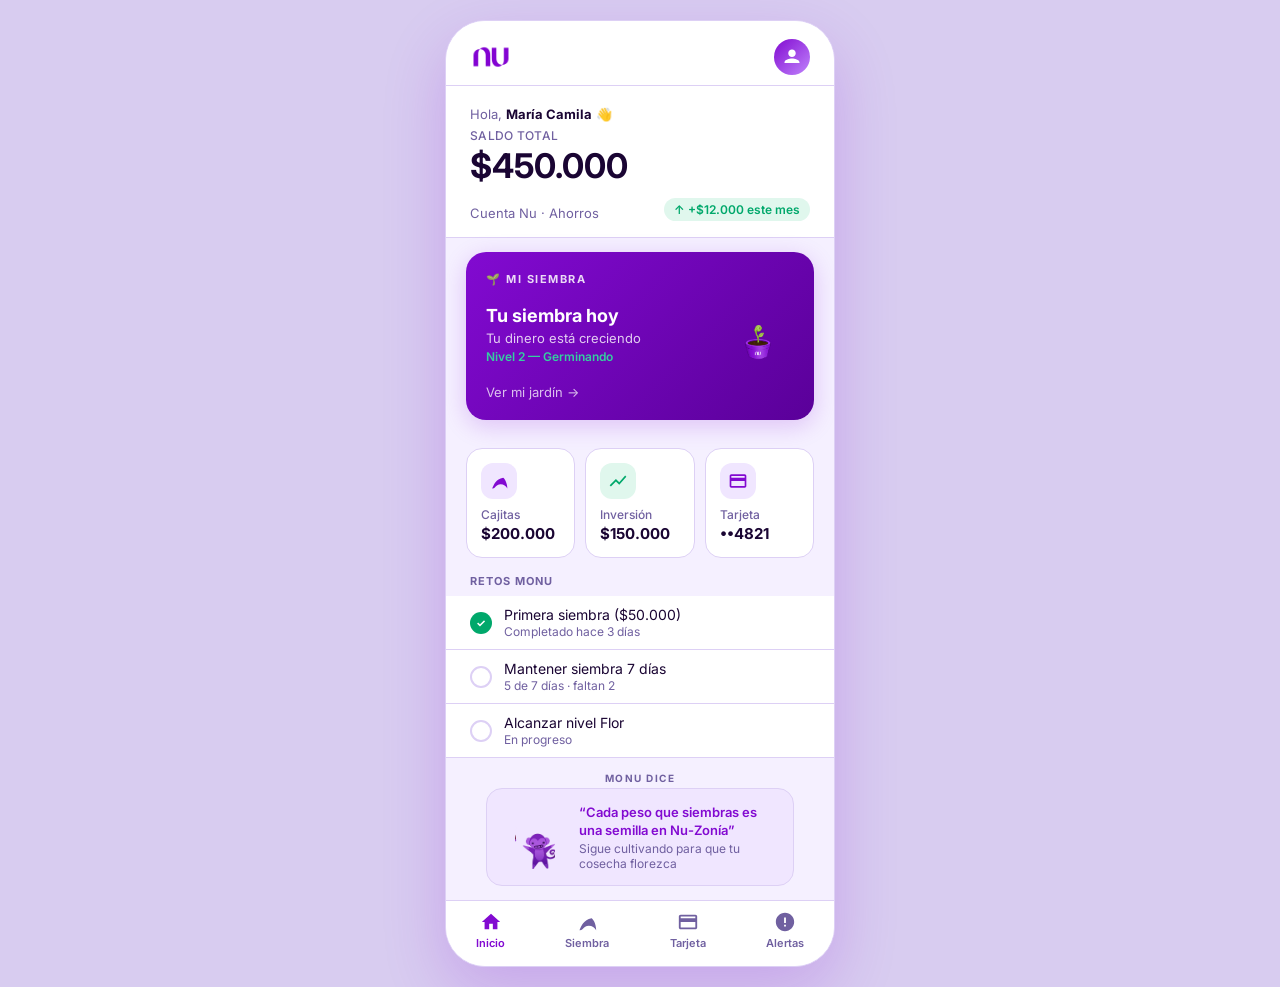
<file: index.html>
<!DOCTYPE html>
<html lang="es">
<head>
<meta charset="UTF-8">
<meta name="viewport" content="width=device-width,initial-scale=1.0,maximum-scale=1.0">
<title>Mi Siembra – Nu</title>
<link rel="stylesheet" href="style.css">
</head>
<body>
<div class="phone">

  <div class="header">
    <img class="nu-logo-img" src="logo_nu.png" alt="Nu">
    <div class="avatar">
      <svg width="18" height="18" viewBox="0 0 24 24" fill="white"><path d="M12 12c2.7 0 5-2.3 5-5s-2.3-5-5-5-5 2.3-5 5 2.3 5 5 5zm0 2c-3.3 0-10 1.7-10 5v1h20v-1c0-3.3-6.7-5-10-5z"/></svg>
    </div>
  </div>

  <!-- SCREEN 1: HOME -->
  <div class="screen active" id="s-home">
    <div class="balance-section">
      <div style="display:flex;align-items:center;gap:8px;margin-bottom:6px;">
        <span style="font-size:13px;color:var(--text2);">Hola, <strong style="color:var(--text1);">María Camila</strong> 👋</span>
      </div>
      <div class="balance-label">SALDO TOTAL</div>
      <div class="balance-amount">$450.000</div>
      <div class="balance-row">
        <span style="font-size:13px;color:var(--text2);">Cuenta Nu · Ahorros</span>
        <span class="balance-pill">↑ +$12.000 este mes</span>
      </div>
    </div>

    <div class="siembra-card" onclick="goTo('s-siembra')">
      <div class="card-tag">🌱 Mi Siembra</div>
      <div class="card-row">
        <div>
          <div class="card-title">Tu siembra hoy</div>
          <div class="card-sub">Tu dinero está creciendo</div>
          <div class="card-level" id="home-level">Nivel 2 — Germinando</div>
        </div>
        <img class="mini-flower-img" id="mini-flower" src="flores/germinando.png" alt="flor">
      </div>
      <div class="card-cta">Ver mi jardín <span>→</span></div>
    </div>

    <div class="quick-row">
      <div class="quick-card" onclick="goTo('s-sembrar')">
        <div class="quick-icon purple">
          <svg width="20" height="20" viewBox="0 0 24 24" fill="#820AD1"><path d="M17 8C8 10 5.9 16.17 3.82 21c1.15.17 2.36-.24 3.18-1.18 1.68-2 4-3.82 7-3.82 3.53 0 6.5 2.06 8 5 .05-7.53-4.17-13-5-13z"/></svg>
        </div>
        <div class="quick-label">Cajitas</div>
        <div class="quick-val">$200.000</div>
      </div>
      <div class="quick-card" onclick="goTo('s-sembrar')">
        <div class="quick-icon green">
          <svg width="20" height="20" viewBox="0 0 24 24" fill="#00A86B"><path d="M3.5 18.5l6-6 4 4L22 6.92 20.59 5.5l-7.09 8-4-4L2 17l1.5 1.5z"/></svg>
        </div>
        <div class="quick-label">Inversión</div>
        <div class="quick-val">$150.000</div>
      </div>
      <div class="quick-card" onclick="goTo('s-tarjeta')">
        <div class="quick-icon purple">
          <svg width="20" height="20" viewBox="0 0 24 24" fill="#820AD1"><path d="M20 4H4c-1.11 0-2 .89-2 2v12c0 1.11.89 2 2 2h16c1.11 0 2-.89 2-2V6c0-1.11-.89-2-2-2zm0 14H4v-6h16v6zm0-10H4V6h16v2z"/></svg>
        </div>
        <div class="quick-label">Tarjeta</div>
        <div class="quick-val">••4821</div>
      </div>
    </div>

    <div class="section-label">Retos Monu</div>
    <div class="reto-item">
      <div class="reto-check done">✓</div>
      <div>
        <div class="reto-text">Primera siembra ($50.000)</div>
        <div class="reto-sub">Completado hace 3 días</div>
      </div>
    </div>
    <div class="reto-item">
      <div class="reto-check pending"></div>
      <div>
        <div class="reto-text">Mantener siembra 7 días</div>
        <div class="reto-sub">5 de 7 días ·  faltan 2</div>
      </div>
    </div>
    <div class="reto-item">
      <div class="reto-check pending"></div>
      <div>
        <div class="reto-text">Alcanzar nivel Flor</div>
        <div class="reto-sub">En progreso</div>
      </div>
    </div>
    <!-- Monu tip Home -->
    <div style="padding:14px 20px 0">
      <div class="nuzonia-tag">Monu dice</div>
      <div class="monu-tip">
        <img class="monu-tip-img" src="assets/monu_cultivador.png" alt="Monu">
        <div>
          <div class="monu-tip-text">“Cada peso que siembras es una semilla en Nu-Zonía”</div>
          <div class="monu-tip-sub">Sigue cultivando para que tu cosecha florezca</div>
        </div>
      </div>
    </div>
  </div>

  <!-- SCREEN 2: MI SIEMBRA -->
  <div class="screen" id="s-siembra">
    <button class="back-btn" onclick="goTo('s-home')">
      <svg width="18" height="18" viewBox="0 0 24 24" fill="currentColor"><path d="M20 11H7.83l5.59-5.59L12 4l-8 8 8 8 1.41-1.41L7.83 13H20v-2z"/></svg>
      Mi Siembra
    </button>
    <div class="flower-center">
      <img class="flower-img" id="flower-main" src="flores/germinando.png" alt="flor">
      <div class="flower-level" id="flower-level-label">Nivel 2 — Germinando</div>
      <div class="flower-msg" id="flower-msg">Tu dinero empezó a crecer</div>
    </div>
    <div class="progress-wrap">
      <div class="progress-label">
        <span>Progreso</span>
        <span id="progress-pct">40% → Próximo: Planta</span>
      </div>
      <div class="progress-bar"><div class="progress-fill" id="progress-fill" style="width:40%"></div></div>
    </div>
    <div class="tabs-row">
      <div class="tab" onclick="setFlower(0)">Semilla</div>
      <div class="tab active" onclick="setFlower(1)">Germina</div>
      <div class="tab" onclick="setFlower(2)">Planta</div>
      <div class="tab" onclick="setFlower(3)">Flor</div>
      <div class="tab" onclick="setFlower(4)">Marchita</div>
    </div>
    <div class="siembra-actions">
      <button class="btn-primary" id="btn-sembrar" onclick="goTo('s-sembrar')">+ Sembrar dinero</button>
      <button class="btn-secondary" onclick="showLogro()">Ver logros</button>
    </div>
    <div class="section-label">Retos Monu</div>
    <div class="reto-item">
      <div class="reto-check done">✓</div>
      <div><div class="reto-text">Primera siembra ($50.000)</div></div>
    </div>
    <div class="reto-item">
      <div class="reto-check pending"></div>
      <div><div class="reto-text">Mantener siembra 7 días</div><div class="reto-sub">5/7 días</div></div>
    </div>
    <!-- Flor dinero badge -->
    <div class="narrative-badge">
      <img class="narrative-badge-img" src="assets/flor_dinero.png" alt="flor">
      <div class="narrative-badge-text">“Tu cosecha crece cada día que eliges ser Cultivador. ¡Protégela!”</div>
    </div>
    <!-- Monu tip Siembra -->
    <div class="monu-tip" style="margin-top:4px">
      <img class="monu-tip-img" src="assets/monu_cultivador.png" alt="Monu">
      <div>
        <div class="monu-tip-text">Tip de Monu</div>
        <div class="monu-tip-sub">Sembrar más de $50.000 activa el reto especial de Nu-Zonía</div>
      </div>
    </div>
  </div>

  <!-- SCREEN 3: SEMBRAR -->
  <div class="screen" id="s-sembrar">
    <button class="back-btn" onclick="goTo('s-siembra')">
      <svg width="18" height="18" viewBox="0 0 24 24" fill="currentColor"><path d="M20 11H7.83l5.59-5.59L12 4l-8 8 8 8 1.41-1.41L7.83 13H20v-2z"/></svg>
      Sembrar dinero
    </button>
    <div class="screen-title">¿Cuánto quieres sembrar?</div>
    <div class="input-group">
      <div class="input-label">Monto</div>
      <input class="monto-input" type="number" placeholder="$0" id="monto-input" oninput="updatePreview()">
    </div>
    <div class="input-group"><div class="input-label">Destino</div></div>
    <div class="destino-opts">
      <div class="destino-opt selected" onclick="selectDest(this)">
        <div class="opt-radio on"></div> Cajita "Viaje"
      </div>
      <div class="destino-opt" onclick="selectDest(this)">
        <div class="opt-radio"></div> Inversión guiada
      </div>
    </div>
    <div class="preview-box" id="preview-box">Tu flor crecerá al siguiente nivel 🌱</div>
    <div class="btn-full">
      <button class="btn-primary" style="width:100%" onclick="sembrar()">Sembrar ahora</button>
    </div>
  </div>

  <!-- SCREEN 4: FEEDBACK -->
  <div class="screen" id="s-feedback">
    <div class="feedback-screen">
      <div class="particles" id="particles"></div>
      <img class="feedback-img" id="feedback-img" src="flores/planta.png" alt="creció">
      <div class="feedback-title">¡Tu siembra creció!</div>
      <div class="feedback-sub" id="feedback-sub">Estás más cerca de tu primera flor</div>
      <!-- Monu celebra -->
      <img src="assets/monu_cultivador.png" alt="Monu feliz" style="width:90px;height:90px;object-fit:contain;margin-bottom:12px;">
      <button class="btn-primary" onclick="goTo('s-siembra')">Ver mi jardín</button>
    </div>
  </div>

  <!-- SCREEN 5: TARJETA -->
  <div class="screen" id="s-tarjeta">
    <div style="padding:12px 24px 4px;font-size:20px;font-weight:700;color:var(--text1);">Mi Tarjeta</div>
    <div class="card-screen-x" style="display:none"></div>
    <div class="card-screen">
      <div class="card-flip-wrap">
        <div class="card-hint">Toca la tarjeta para voltearla</div>
        <div class="card-flip-container" id="card-flip" onclick="this.classList.toggle('flipped')">
          <div class="card-flipper">
            <div class="card-face">
              <img src="card_front.png" alt="Frente tarjeta">
            </div>
            <div class="card-back-face">
              <img src="card_back.png" alt="Dorso tarjeta">
            </div>
          </div>
        </div>
      </div>
      <div class="card-info-area">
        <div class="card-info-box">
          <div class="card-info-row">
            <span class="card-info-label">Titular</span>
            <span class="card-info-val">María Camila R.</span>
          </div>
          <div class="card-info-row">
            <span class="card-info-label">Número</span>
            <span class="card-info-val">•••• •••• •••• 4821</span>
          </div>
          <div class="card-info-row">
            <span class="card-info-label">Vence</span>
            <span class="card-info-val">09/28</span>
          </div>
          <div class="card-info-row">
            <span class="card-info-label">Límite disponible</span>
            <span class="card-info-val" style="color:var(--green);">$1.200.000</span>
          </div>
          <div class="card-limit-bar">
            <div class="progress-label"><span>Usado</span><span>$300k de $1.500k</span></div>
            <div class="progress-bar"><div class="progress-fill" style="width:20%"></div></div>
          </div>
        </div>
        <div class="card-actions-grid">
          <div class="card-action">
            <svg width="22" height="22" viewBox="0 0 24 24" fill="#820AD1"><path d="M12 1L3 5v6c0 5.55 3.84 10.74 9 12 5.16-1.26 9-6.45 9-12V5l-9-4zm0 4l5 2.18V11c0 3.5-2.33 6.79-5 7.93-2.67-1.14-5-4.43-5-7.93V7.18L12 5z"/></svg>
            Bloquear
          </div>
          <div class="card-action">
            <svg width="22" height="22" viewBox="0 0 24 24" fill="#820AD1"><path d="M18 8h-1V6c0-2.76-2.24-5-5-5S7 3.24 7 6v2H6c-1.1 0-2 .9-2 2v10c0 1.1.9 2 2 2h12c1.1 0 2-.9 2-2V10c0-1.1-.9-2-2-2zm-6 9c-1.1 0-2-.9-2-2s.9-2 2-2 2 .9 2 2-.9 2-2 2zm3.1-9H8.9V6c0-1.71 1.39-3.1 3.1-3.1 1.71 0 3.1 1.39 3.1 3.1v2z"/></svg>
            Ver CVV
          </div>
          <div class="card-action">
            <svg width="22" height="22" viewBox="0 0 24 24" fill="#820AD1"><path d="M17 12h-5v5h5v-5zM16 1v2H8V1H6v2H5c-1.11 0-1.99.9-1.99 2L3 19c0 1.1.89 2 2 2h14c1.1 0 2-.9 2-2V5c0-1.1-.9-2-2-2h-1V1h-2zm3 18H5V8h14v11z"/></svg>
            Cuotas
          </div>
          <div class="card-action" onclick="goTo('s-sembrar')">
            <svg width="22" height="22" viewBox="0 0 24 24" fill="#00A86B"><path d="M17 8C8 10 5.9 16.17 3.82 21c1.15.17 2.36-.24 3.18-1.18 1.68-2 4-3.82 7-3.82 3.53 0 6.5 2.06 8 5 .05-7.53-4.17-13-5-13z"/></svg>
            Sembrar
          </div>
        </div>
      </div>
    </div>
  </div>

  <!-- SCREEN 6: INACTIVIDAD -->
  <div class="screen" id="s-inactiva">
    <button class="back-btn" onclick="goTo('s-home')">
      <svg width="18" height="18" viewBox="0 0 24 24" fill="currentColor"><path d="M20 11H7.83l5.59-5.59L12 4l-8 8 8 8 1.41-1.41L7.83 13H20v-2z"/></svg>
      Mi Siembra
    </button>
    <div class="inactivity-screen">
      <!-- Consumidor aparece -->
      <div class="consumidor-warn">
        <img class="consumidor-img" src="assets/monu_consumidor.png" alt="Consumidor">
        <div class="consumidor-label">⚠️ El Consumidor está cerca</div>
      </div>
      <img class="warn-img" src="flores/marchita.png" alt="marchita" style="width:130px;height:130px;margin-top:8px;">
      <div class="warn-title">Tu dinero está quieto…</div>
      <div class="warn-sub">El Consumidor acecha cuando no actúas.<br>Mueve tu dinero para proteger tu cosecha.</div>
      <button class="btn-primary" onclick="goTo('s-sembrar')">Sembrar ahora</button>
    </div>
  </div>

  <!-- LOGRO MODAL -->
  <div class="modal-overlay" id="modal-logro">
    <div class="modal-box">
      <div class="nuzonia-tag">Nu-Zonía · Logro desbloqueado</div>
      <img class="logro-cosecha" src="assets/cosecha.png" alt="cosecha">
      <img class="modal-badge" src="flores/flor.png" alt="logro" style="width:70px;height:70px;">
      <div class="modal-title">¡Primera Flor Desbloqueada!</div>
      <div class="modal-sub">Convertiste el miedo en acción. Tu cosecha en Nu-Zonía está floreciendo 🌸</div>
      <div class="modal-actions">
        <button class="btn-secondary" style="flex:1;padding:12px;font-size:14px;" onclick="openShare('\u00a1Primera Flor Desbloqueada!','Convertiste el miedo en acci\u00f3n en Nu-Zon\u00eda')">Compartir</button>
        <button class="btn-primary" style="flex:1;padding:12px;font-size:14px;" onclick="closeLogro()">Seguir</button>
      </div>
    </div>
  </div>

  <!-- SHARE OVERLAY -->
  <div class="share-overlay" id="share-overlay" onclick="closeShare(event)">
    <div class="share-sheet" onclick="event.stopPropagation()">
      <div class="share-handle"></div>
      <div class="share-card-preview">
        <img class="share-card-monu" src="assets/monu_cultivador.png" alt="Monu">
        <div class="share-card-text">
          <div class="share-card-title" id="share-title">¡Primera Flor Desbloqueada!</div>
          <div class="share-card-sub" id="share-sub">Convertiste el miedo en acción en Nu-Zonía</div>
          <div class="share-card-tag">Nu-Zonía · Cultivador</div>
        </div>
      </div>
      <div class="share-options">
        <div class="share-opt">
          <svg width="20" height="20" viewBox="0 0 24 24" fill="#25D366"><path d="M17.472 14.382c-.297-.149-1.758-.867-2.03-.967-.273-.099-.471-.148-.67.15-.197.297-.767.966-.94 1.164-.173.199-.347.223-.644.075-.297-.15-1.255-.463-2.39-1.475-.883-.788-1.48-1.761-1.653-2.059-.173-.297-.018-.458.13-.606.134-.133.298-.347.446-.52.149-.174.198-.298.298-.497.099-.198.05-.371-.025-.52-.075-.149-.669-1.612-.916-2.207-.242-.579-.487-.5-.669-.51-.173-.008-.371-.01-.57-.01-.198 0-.52.074-.792.372-.272.297-1.04 1.016-1.04 2.479 0 1.462 1.065 2.875 1.213 3.074.149.198 2.096 3.2 5.077 4.487.709.306 1.262.489 1.694.625.712.227 1.36.195 1.871.118.571-.085 1.758-.719 2.006-1.413.248-.694.248-1.289.173-1.413-.074-.124-.272-.198-.57-.347z"/><path d="M12 0C5.373 0 0 5.373 0 12c0 2.123.555 4.116 1.528 5.843L0 24l6.335-1.652A11.954 11.954 0 0012 24c6.627 0 12-5.373 12-12S18.627 0 12 0zm0 22c-1.885 0-3.65-.51-5.17-1.401l-.371-.22-3.762.981.998-3.662-.242-.378A9.956 9.956 0 012 12C2 6.477 6.477 2 12 2s10 4.477 10 10-4.477 10-10 10z"/></svg>
          WhatsApp
        </div>
        <div class="share-opt">
          <svg width="20" height="20" viewBox="0 0 24 24" fill="#E4405F"><path d="M12 2.163c3.204 0 3.584.012 4.85.07 3.252.148 4.771 1.691 4.919 4.919.058 1.265.069 1.645.069 4.849 0 3.205-.012 3.584-.069 4.849-.149 3.225-1.664 4.771-4.919 4.919-1.266.058-1.644.07-4.85.07-3.204 0-3.584-.012-4.849-.07-3.26-.149-4.771-1.699-4.919-4.92-.058-1.265-.07-1.644-.07-4.849 0-3.204.013-3.583.07-4.849.149-3.227 1.664-4.771 4.919-4.919 1.266-.057 1.645-.069 4.849-.069zm0-2.163c-3.259 0-3.667.014-4.947.072-4.358.2-6.78 2.618-6.98 6.98-.059 1.281-.073 1.689-.073 4.948 0 3.259.014 3.668.072 4.948.2 4.358 2.618 6.78 6.98 6.98 1.281.058 1.689.072 4.948.072 3.259 0 3.668-.014 4.948-.072 4.354-.2 6.782-2.618 6.979-6.98.059-1.28.073-1.689.073-4.948 0-3.259-.014-3.667-.072-4.947-.196-4.354-2.617-6.78-6.979-6.98-1.281-.059-1.69-.073-4.949-.073zm0 5.838c-3.403 0-6.162 2.759-6.162 6.162s2.759 6.163 6.162 6.163 6.162-2.759 6.162-6.163c0-3.403-2.759-6.162-6.162-6.162zm0 10.162c-2.209 0-4-1.79-4-4 0-2.209 1.791-4 4-4s4 1.791 4 4c0 2.21-1.791 4-4 4zm6.406-11.845c-.796 0-1.441.645-1.441 1.44s.645 1.44 1.441 1.44c.795 0 1.439-.645 1.439-1.44s-.644-1.44-1.439-1.44z"/></svg>
          Instagram
        </div>
        <div class="share-opt">
          <svg width="20" height="20" viewBox="0 0 24 24" fill="#820AD1"><path d="M18 16.08c-.76 0-1.44.3-1.96.77L8.91 12.7c.05-.23.09-.46.09-.7s-.04-.47-.09-.7l7.05-4.11c.54.5 1.25.81 2.04.81 1.66 0 3-1.34 3-3s-1.34-3-3-3-3 1.34-3 3c0 .24.04.47.09.7L8.04 9.81C7.5 9.31 6.79 9 6 9c-1.66 0-3 1.34-3 3s1.34 3 3 3c.79 0 1.5-.31 2.04-.81l7.12 4.16c-.05.21-.08.43-.08.65 0 1.61 1.31 2.92 2.92 2.92 1.61 0 2.92-1.31 2.92-2.92s-1.31-2.92-2.92-2.92z"/></svg>
          Compartir
        </div>
      </div>
      <button class="btn-secondary" style="width:100%;padding:13px;" onclick="closeShare()">Cerrar</button>
    </div>
  </div>

  <!-- NAV BAR -->
  <div class="nav-bar">
    <div class="nav-item active" id="nav-home" onclick="goTo('s-home');setNav('nav-home')">
      <svg viewBox="0 0 24 24" fill="currentColor"><path d="M10 20v-6h4v6h5v-8h3L12 3 2 12h3v8z"/></svg>
      Inicio
    </div>
    <div class="nav-item" id="nav-siembra" onclick="goTo('s-siembra');setNav('nav-siembra')">
      <svg viewBox="0 0 24 24" fill="currentColor"><path d="M17 8C8 10 5.9 16.17 3.82 21c1.15.17 2.36-.24 3.18-1.18 1.68-2 4-3.82 7-3.82 3.53 0 6.5 2.06 8 5 .05-7.53-4.17-13-5-13z"/></svg>
      Siembra
    </div>
    <div class="nav-item" id="nav-card" onclick="goTo('s-tarjeta');setNav('nav-card')">
      <svg viewBox="0 0 24 24" fill="currentColor"><path d="M20 4H4c-1.11 0-2 .89-2 2v12c0 1.11.89 2 2 2h16c1.11 0 2-.89 2-2V6c0-1.11-.89-2-2-2zm0 14H4v-6h16v6zm0-10H4V6h16v2z"/></svg>
      Tarjeta
    </div>
    <div class="nav-item" id="nav-warn" onclick="goTo('s-inactiva');setNav('nav-warn')">
      <svg viewBox="0 0 24 24" fill="currentColor"><path d="M12 2C6.48 2 2 6.48 2 12s4.48 10 10 10 10-4.48 10-10S17.52 2 12 2zm1 15h-2v-2h2v2zm0-4h-2V7h2v6z"/></svg>
      Alertas
    </div>
  </div>

</div>
<script src="app.js"></script>
</body>
</html>
</file>
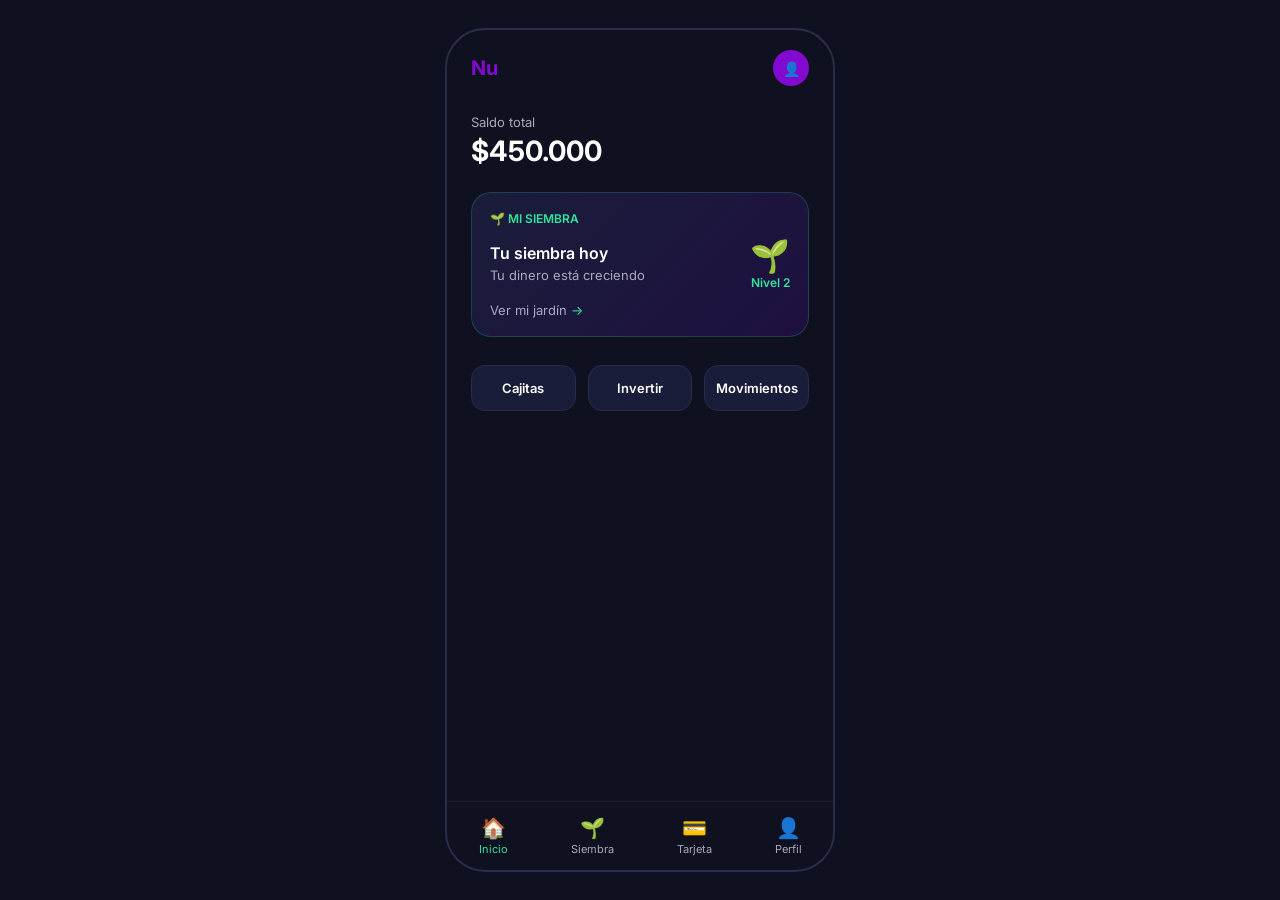
<file: prototipo_flor.html>
<!DOCTYPE html>
<html lang="es">

<head>
  <meta charset="UTF-8">
  <meta name="viewport" content="width=device-width, initial-scale=1.0, maximum-scale=1.0">
  <title>Mi Siembra – Nu Prototype</title>
  <link href="https://fonts.googleapis.com/css2?family=Inter:wght@400;600;700&display=swap" rel="stylesheet">
  <style>
    * {
      margin: 0;
      padding: 0;
      box-sizing: border-box;
    }

    body {
      background: #0F1020;
      font-family: 'Inter', sans-serif;
      color: #fff;
      display: flex;
      justify-content: center;
      align-items: center;
      min-height: 100vh;
    }

    /* Phone frame */
    .phone {
      width: 390px;
      min-height: 844px;
      background: #0F1020;
      border-radius: 40px;
      border: 2px solid #2a2d4a;
      overflow: hidden;
      position: relative;
      display: flex;
      flex-direction: column;
    }

    /* Header */
    .header {
      display: flex;
      justify-content: space-between;
      align-items: center;
      padding: 20px 24px 12px;
    }

    .header-logo {
      font-size: 20px;
      font-weight: 700;
      color: #820AD1;
    }

    .header-avatar {
      width: 36px;
      height: 36px;
      background: #820AD1;
      border-radius: 50%;
      display: flex;
      align-items: center;
      justify-content: center;
      font-size: 14px;
    }

    /* Screen container */
    .screen {
      display: none;
      flex: 1;
      flex-direction: column;
      animation: fadeIn 0.3s ease;
    }

    .screen.active {
      display: flex;
    }

    @keyframes fadeIn {
      from {
        opacity: 0;
        transform: translateY(8px);
      }

      to {
        opacity: 1;
        transform: translateY(0);
      }
    }

    /* Back button */
    .back-btn {
      background: none;
      border: none;
      color: #A7A9BE;
      font-size: 16px;
      cursor: pointer;
      padding: 0 24px 8px;
      text-align: left;
    }

    .back-btn:hover {
      color: #fff;
    }

    /* ── SCREEN 1: HOME ── */
    .balance-section {
      padding: 16px 24px;
    }

    .balance-label {
      font-size: 13px;
      color: #A7A9BE;
    }

    .balance-amount {
      font-size: 28px;
      font-weight: 700;
      margin-top: 4px;
    }

    .siembra-card {
      margin: 8px 24px;
      background: linear-gradient(135deg, #1a1d3a, #1e1040);
      border: 1px solid #2EE59D33;
      border-radius: 20px;
      padding: 18px;
      cursor: pointer;
      transition: transform 0.2s, box-shadow 0.2s;
    }

    .siembra-card:hover {
      transform: translateY(-2px);
      box-shadow: 0 8px 24px #2EE59D22;
    }

    .card-row {
      display: flex;
      justify-content: space-between;
      align-items: center;
    }

    .card-tag {
      font-size: 12px;
      color: #2EE59D;
      font-weight: 600;
      margin-bottom: 10px;
    }

    .card-title {
      font-size: 16px;
      font-weight: 600;
    }

    .card-sub {
      font-size: 13px;
      color: #A7A9BE;
      margin-top: 4px;
    }

    .card-level {
      font-size: 12px;
      color: #2EE59D;
      font-weight: 600;
    }

    .card-cta {
      font-size: 13px;
      color: #A7A9BE;
      margin-top: 12px;
    }

    .card-cta span {
      color: #2EE59D;
    }

    .mini-flower {
      font-size: 32px;
    }

    .actions-row {
      display: flex;
      gap: 12px;
      padding: 20px 24px 0;
    }

    .action-btn {
      flex: 1;
      padding: 14px 0;
      background: #1a1d3a;
      border: 1px solid #2a2d4a;
      border-radius: 14px;
      color: #fff;
      font-size: 13px;
      font-weight: 600;
      cursor: pointer;
      text-align: center;
      transition: background 0.2s;
    }

    .action-btn:hover {
      background: #820AD122;
      border-color: #820AD1;
    }

    /* ── SCREEN 2: MI SIEMBRA ── */
    .siembra-title {
      padding: 0 24px 16px;
      font-size: 20px;
      font-weight: 700;
    }

    .flower-center {
      display: flex;
      flex-direction: column;
      align-items: center;
      padding: 16px 24px;
    }

    .flower-big {
      font-size: 90px;
      filter: drop-shadow(0 0 20px #2EE59D88);
      animation: pulse 3s ease-in-out infinite;
      transition: all 0.6s ease;
      cursor: pointer;
    }

    @keyframes pulse {

      0%,
      100% {
        transform: scale(1);
      }

      50% {
        transform: scale(1.06);
      }
    }

    .flower-level {
      font-size: 14px;
      color: #2EE59D;
      font-weight: 600;
      margin-top: 8px;
    }

    .flower-msg {
      font-size: 15px;
      color: #A7A9BE;
      margin-top: 6px;
      text-align: center;
    }

    .progress-wrap {
      width: 100%;
      padding: 16px 24px;
    }

    .progress-label {
      display: flex;
      justify-content: space-between;
      font-size: 12px;
      color: #A7A9BE;
      margin-bottom: 8px;
    }

    .progress-bar {
      width: 100%;
      height: 8px;
      background: #1a1d3a;
      border-radius: 8px;
      overflow: hidden;
    }

    .progress-fill {
      height: 100%;
      background: linear-gradient(90deg, #2EE59D, #820AD1);
      border-radius: 8px;
      transition: width 0.8s ease;
    }

    .siembra-actions {
      display: flex;
      gap: 12px;
      padding: 0 24px 16px;
    }

    .btn-primary {
      flex: 1;
      padding: 15px;
      background: linear-gradient(135deg, #2EE59D, #1bc47d);
      border: none;
      border-radius: 14px;
      color: #0F1020;
      font-size: 15px;
      font-weight: 700;
      cursor: pointer;
      transition: transform 0.15s, box-shadow 0.15s;
    }

    .btn-primary:hover {
      transform: scale(1.02);
      box-shadow: 0 6px 20px #2EE59D55;
    }

    .btn-secondary {
      flex: 1;
      padding: 15px;
      background: #1a1d3a;
      border: 1px solid #2a2d4a;
      border-radius: 14px;
      color: #fff;
      font-size: 15px;
      font-weight: 600;
      cursor: pointer;
    }

    .btn-secondary:hover {
      border-color: #820AD1;
    }

    /* State tabs */
    .tabs-row {
      display: flex;
      border-bottom: 1px solid #1a1d3a;
      margin: 0 24px 16px;
    }

    .tab {
      flex: 1;
      padding: 10px 0;
      text-align: center;
      font-size: 12px;
      color: #A7A9BE;
      cursor: pointer;
      border-bottom: 2px solid transparent;
      transition: all 0.2s;
    }

    .tab.active {
      color: #2EE59D;
      border-bottom-color: #2EE59D;
    }

    /* Retos */
    .section-label {
      padding: 8px 24px 6px;
      font-size: 13px;
      color: #A7A9BE;
      font-weight: 600;
    }

    .reto-item {
      display: flex;
      align-items: center;
      gap: 10px;
      padding: 10px 24px;
    }

    .reto-check {
      width: 20px;
      height: 20px;
      border-radius: 50%;
      display: flex;
      align-items: center;
      justify-content: center;
      font-size: 11px;
      flex-shrink: 0;
    }

    .reto-check.done {
      background: #2EE59D;
      color: #0F1020;
    }

    .reto-check.pending {
      border: 2px solid #2a2d4a;
    }

    .reto-text {
      font-size: 14px;
      color: #A7A9BE;
    }

    /* ── SCREEN 3: SEMBRAR ── */
    .sembrar-title {
      padding: 0 24px 16px;
      font-size: 20px;
      font-weight: 700;
    }

    .input-group {
      padding: 0 24px 16px;
    }

    .input-label {
      font-size: 13px;
      color: #A7A9BE;
      margin-bottom: 8px;
    }

    .monto-input {
      width: 100%;
      background: #1a1d3a;
      border: 1px solid #2a2d4a;
      border-radius: 14px;
      padding: 16px;
      color: #fff;
      font-size: 24px;
      font-weight: 700;
      outline: none;
      font-family: 'Inter', sans-serif;
    }

    .monto-input:focus {
      border-color: #2EE59D;
    }

    .destino-opts {
      display: flex;
      flex-direction: column;
      gap: 8px;
      padding: 0 24px 16px;
    }

    .destino-opt {
      display: flex;
      align-items: center;
      gap: 12px;
      padding: 14px;
      background: #1a1d3a;
      border: 1px solid #2a2d4a;
      border-radius: 14px;
      cursor: pointer;
      font-size: 14px;
      transition: border-color 0.2s;
    }

    .destino-opt.selected {
      border-color: #2EE59D;
    }

    .opt-radio {
      width: 18px;
      height: 18px;
      border-radius: 50%;
      border: 2px solid #2a2d4a;
      flex-shrink: 0;
      display: flex;
      align-items: center;
      justify-content: center;
    }

    .opt-radio.on {
      border-color: #2EE59D;
    }

    .opt-radio.on::after {
      content: '';
      width: 8px;
      height: 8px;
      background: #2EE59D;
      border-radius: 50%;
    }

    .preview-box {
      margin: 0 24px 16px;
      padding: 14px;
      background: #2EE59D11;
      border: 1px solid #2EE59D44;
      border-radius: 14px;
      font-size: 14px;
      color: #2EE59D;
      text-align: center;
    }

    /* ── SCREEN 4: FEEDBACK ── */
    .feedback-screen {
      flex: 1;
      display: flex;
      flex-direction: column;
      align-items: center;
      justify-content: center;
      padding: 32px 24px;
      text-align: center;
      background: radial-gradient(ellipse at center, #2EE59D11 0%, transparent 70%);
    }

    .feedback-emoji {
      font-size: 80px;
      animation: grow 0.8s ease;
    }

    @keyframes grow {
      from {
        transform: scale(0);
        opacity: 0;
      }

      to {
        transform: scale(1);
        opacity: 1;
      }
    }

    .feedback-title {
      font-size: 24px;
      font-weight: 700;
      margin: 16px 0 8px;
    }

    .feedback-sub {
      font-size: 15px;
      color: #A7A9BE;
      margin-bottom: 32px;
    }

    .particles {
      position: absolute;
      top: 0;
      left: 0;
      width: 100%;
      height: 100%;
      pointer-events: none;
      overflow: hidden;
    }

    .particle {
      position: absolute;
      width: 8px;
      height: 8px;
      border-radius: 50%;
      background: #2EE59D;
      animation: float-up 1.5s ease-out forwards;
    }

    @keyframes float-up {
      0% {
        transform: translateY(0) scale(1);
        opacity: 1;
      }

      100% {
        transform: translateY(-200px) scale(0);
        opacity: 0;
      }
    }

    /* Nav bar */
    .nav-bar {
      display: flex;
      justify-content: space-around;
      padding: 14px 0;
      border-top: 1px solid #1a1d3a;
      margin-top: auto;
    }

    .nav-item {
      font-size: 11px;
      color: #A7A9BE;
      text-align: center;
      cursor: pointer;
    }

    .nav-item.active {
      color: #2EE59D;
    }

    .nav-icon {
      font-size: 20px;
      margin-bottom: 2px;
    }
  </style>
</head>

<body>
  <div class="phone">
    <div class="header">
      <span class="header-logo">Nu</span>
      <div class="header-avatar">👤</div>
    </div>

    <!-- SCREEN 1: HOME -->
    <div class="screen active" id="s-home">
      <div class="balance-section">
        <div class="balance-label">Saldo total</div>
        <div class="balance-amount">$450.000</div>
      </div>
      <div class="siembra-card" onclick="goTo('s-siembra')">
        <div class="card-tag">🌱 MI SIEMBRA</div>
        <div class="card-row">
          <div>
            <div class="card-title">Tu siembra hoy</div>
            <div class="card-sub">Tu dinero está creciendo</div>
          </div>
          <div style="text-align:right">
            <div class="mini-flower" id="mini-flower">🌱</div>
            <div class="card-level">Nivel 2</div>
          </div>
        </div>
        <div class="card-cta">Ver mi jardín <span>→</span></div>
      </div>
      <div class="actions-row">
        <div class="action-btn">Cajitas</div>
        <div class="action-btn">Invertir</div>
        <div class="action-btn">Movimientos</div>
      </div>
    </div>

    <!-- SCREEN 2: MI SIEMBRA -->
    <div class="screen" id="s-siembra">
      <button class="back-btn" onclick="goTo('s-home')">← Mi Siembra</button>
      <div class="flower-center">
        <div class="flower-big" id="flower-main">🌱</div>
        <div class="flower-level" id="flower-level-label">Nivel 2 — Brote</div>
        <div class="flower-msg" id="flower-msg">Tu dinero empezó a crecer</div>
      </div>
      <div class="progress-wrap">
        <div class="progress-label">
          <span>Progreso</span>
          <span id="progress-pct">60% → Próximo: Planta</span>
        </div>
        <div class="progress-bar">
          <div class="progress-fill" id="progress-fill" style="width:60%"></div>
        </div>
      </div>
      <div class="tabs-row" id="tabs-row">
        <div class="tab" onclick="setFlower(0)">🌰 Semilla</div>
        <div class="tab active" onclick="setFlower(1)">🌱 Brote</div>
        <div class="tab" onclick="setFlower(2)">🌿 Planta</div>
        <div class="tab" onclick="setFlower(3)">🌸 Flor</div>
      </div>
      <div class="siembra-actions">
        <button class="btn-primary" onclick="goTo('s-sembrar')">+ Sembrar dinero</button>
        <button class="btn-secondary" onclick="goTo('s-siembra')">Ver detalles</button>
      </div>
      <div class="section-label">Retos Monu</div>
      <div class="reto-item">
        <div class="reto-check done">✓</div>
        <div class="reto-text">Primera siembra ($50.000)</div>
      </div>
      <div class="reto-item">
        <div class="reto-check pending"></div>
        <div class="reto-text">Mantener siembra 7 días</div>
      </div>
    </div>

    <!-- SCREEN 3: SEMBRAR -->
    <div class="screen" id="s-sembrar">
      <button class="back-btn" onclick="goTo('s-siembra')">← Sembrar dinero</button>
      <div class="sembrar-title">¿Cuánto quieres sembrar?</div>
      <div class="input-group">
        <div class="input-label">Monto</div>
        <input class="monto-input" type="text" placeholder="$0" id="monto-input" oninput="updatePreview()">
      </div>
      <div class="input-group">
        <div class="input-label">Destino</div>
      </div>
      <div class="destino-opts">
        <div class="destino-opt selected" onclick="selectDest(this)">
          <div class="opt-radio on"></div> Cajita "Viaje"
        </div>
        <div class="destino-opt" onclick="selectDest(this)">
          <div class="opt-radio"></div> Inversión guiada
        </div>
      </div>
      <div class="preview-box" id="preview-box">
        Tu flor crecerá al siguiente nivel 🌱→🌿
      </div>
      <div style="padding: 0 24px;">
        <button class="btn-primary" style="width:100%" onclick="sembrar()">Sembrar ahora</button>
      </div>
    </div>

    <!-- SCREEN 4: FEEDBACK -->
    <div class="screen" id="s-feedback">
      <div class="feedback-screen" style="position:relative">
        <div class="particles" id="particles"></div>
        <div class="feedback-emoji">🌿</div>
        <div class="feedback-title">¡Tu siembra creció!</div>
        <div class="feedback-sub">Estás más cerca de tu primera flor 🌸</div>
        <button class="btn-primary" onclick="goTo('s-siembra')">Ver mi jardín</button>
      </div>
    </div>

    <div class="nav-bar">
      <div class="nav-item active" onclick="goTo('s-home')">
        <div class="nav-icon">🏠</div>Inicio
      </div>
      <div class="nav-item" onclick="goTo('s-siembra')">
        <div class="nav-icon">🌱</div>Siembra
      </div>
      <div class="nav-item">
        <div class="nav-icon">💳</div>Tarjeta
      </div>
      <div class="nav-item">
        <div class="nav-icon">👤</div>Perfil
      </div>
    </div>
  </div>

  <script>
    const flowers = [
      { emoji: '🌰', level: 'Nivel 1 — Semilla', msg: 'Tu dinero está listo para crecer', pct: 15, next: 'Próximo: Brote', mini: '🌰' },
      { emoji: '🌱', level: 'Nivel 2 — Brote', msg: 'Tu dinero empezó a crecer', pct: 40, next: 'Próximo: Planta', mini: '🌱' },
      { emoji: '🌿', level: 'Nivel 3 — Planta', msg: 'Vas muy bien. Sigue cultivando', pct: 70, next: 'Próximo: Flor', mini: '🌿' },
      { emoji: '🌸', level: 'Nivel 4 — Flor', msg: '¡Tu siembra florece! 🎉', pct: 100, next: '¡Meta cumplida!', mini: '🌸' },
    ];
    let currentState = 1;

    function setFlower(i) {
      currentState = i;
      const f = flowers[i];
      document.getElementById('flower-main').textContent = f.emoji;
      document.getElementById('flower-level-label').textContent = f.level;
      document.getElementById('flower-msg').textContent = f.msg;
      document.getElementById('progress-fill').style.width = f.pct + '%';
      document.getElementById('progress-pct').textContent = f.pct + '% → ' + f.next;
      document.getElementById('mini-flower').textContent = f.mini;

      const glow = i === 3 ? '0 0 30px #2EE59D' : '0 0 20px #2EE59D88';
      document.getElementById('flower-main').style.filter = 'drop-shadow(' + glow + ')';

      document.querySelectorAll('.tab').forEach((c, j) => {
        c.classList.toggle('active', j === i);
      });
    }

    function goTo(id) {
      document.querySelectorAll('.screen').forEach(s => s.classList.remove('active'));
      document.getElementById(id).classList.add('active');
      if (id === 's-feedback') spawnParticles();
    }

    function selectDest(el) {
      document.querySelectorAll('.destino-opt').forEach(d => {
        d.classList.remove('selected');
        d.querySelector('.opt-radio').classList.remove('on');
      });
      el.classList.add('selected');
      el.querySelector('.opt-radio').classList.add('on');
    }

    function updatePreview() {
      const v = document.getElementById('monto-input').value;
      const box = document.getElementById('preview-box');
      if (v && parseInt(v.replace(/\D/g, '')) > 0) {
        box.textContent = '🌱 Tu flor crecerá al siguiente nivel';
      } else {
        box.textContent = 'Tu flor crecerá al siguiente nivel 🌱→🌿';
      }
    }

    function sembrar() {
      if (currentState < 3) setFlower(currentState + 1);
      goTo('s-feedback');
    }

    function spawnParticles() {
      const container = document.getElementById('particles');
      container.innerHTML = '';
      for (let i = 0; i < 12; i++) {
        const p = document.createElement('div');
        p.className = 'particle';
        p.style.left = Math.random() * 100 + '%';
        p.style.top = (50 + Math.random() * 30) + '%';
        p.style.animationDelay = Math.random() * 0.8 + 's';
        p.style.background = Math.random() > 0.5 ? '#2EE59D' : '#820AD1';
        container.appendChild(p);
      }
    }
  </script>
</body>

</html>
</file>
<file: style.css>
@import url('https://fonts.googleapis.com/css2?family=Nunito:wght@400;600;700;800;900&family=Inter:wght@400;500;600;700&display=swap');

/* === LIGHT MODE COLOR TOKENS === */
:root {
  --bg:        #F5F0FF;
  --surface:   #FFFFFF;
  --surface2:  #EDE6FA;
  --border:    #DDD0F5;
  --text1:     #1A0533;
  --text2:     #7060A0;
  --purple:    #820AD1;
  --purple-lt: #F0E6FF;
  --green:     #00A86B;
  --green-lt:  #E0F7ED;
  --green-bar: #2EE59D;
  --warn:      #E6890A;
}

*{margin:0;padding:0;box-sizing:border-box;}
body{background:#D8CCF0;font-family:'Inter',sans-serif;color:var(--text1);display:flex;justify-content:center;align-items:center;min-height:100vh;padding:20px 0;}

/* Phone frame */
.phone{width:390px;min-height:844px;background:var(--bg);border-radius:40px;border:1px solid var(--border);overflow:hidden;position:relative;display:flex;flex-direction:column;box-shadow:0 24px 64px #820AD133;}

/* Header */
.header{display:flex;justify-content:space-between;align-items:center;padding:18px 24px 10px;background:var(--surface);border-bottom:1px solid var(--border);}
.nu-logo-img{height:28px;width:auto;}
.avatar{width:36px;height:36px;background:linear-gradient(135deg,#820AD1,#C084FC);border-radius:50%;display:flex;align-items:center;justify-content:center;}

/* Screens */
.screen{display:none;flex:1;flex-direction:column;animation:fadeIn 0.25s ease;overflow-y:auto;}
.screen.active{display:flex;}
@keyframes fadeIn{from{opacity:0;transform:translateY(6px)}to{opacity:1;transform:translateY(0)}}
.back-btn{background:none;border:none;color:var(--text2);font-size:14px;cursor:pointer;padding:12px 24px 4px;text-align:left;font-family:'Inter',sans-serif;display:flex;align-items:center;gap:6px;}
.back-btn:hover{color:var(--purple);}

/* === HOME === */
.balance-section{padding:20px 24px 16px;background:var(--surface);border-bottom:1px solid var(--border);}
.balance-label{font-size:12px;color:var(--text2);font-weight:500;letter-spacing:0.3px;}
.balance-amount{font-size:34px;font-weight:700;color:var(--text1);margin-top:2px;}
.balance-row{display:flex;justify-content:space-between;align-items:flex-end;margin-top:12px;}
.balance-pill{background:var(--green-lt);color:var(--green);font-size:12px;font-weight:600;padding:4px 10px;border-radius:20px;}

/* Siembra card */
.siembra-card{margin:14px 20px;background:linear-gradient(135deg,#820AD1,#5A0099);border-radius:20px;padding:20px;cursor:pointer;transition:transform 0.2s,box-shadow 0.2s;color:#fff;box-shadow:0 6px 24px #820AD133;}
.siembra-card:hover{transform:translateY(-2px);box-shadow:0 12px 32px #820AD144;}
.card-tag{font-size:11px;font-weight:700;letter-spacing:1.5px;opacity:0.85;margin-bottom:12px;text-transform:uppercase;}
.card-row{display:flex;justify-content:space-between;align-items:center;gap:12px;}
.card-title{font-size:18px;font-weight:700;}
.card-sub{font-size:13px;opacity:0.8;margin-top:4px;}
.card-level{font-size:12px;font-weight:600;opacity:0.9;margin-top:3px;color:#2EE59D;}
.card-cta{font-size:13px;opacity:0.75;margin-top:14px;display:flex;align-items:center;gap:4px;}
.mini-flower-img{width:72px;height:72px;object-fit:contain;flex-shrink:0;}

/* Saldo quick row */
.quick-row{display:flex;gap:10px;padding:14px 20px 0;}
.quick-card{flex:1;background:var(--surface);border:1px solid var(--border);border-radius:16px;padding:14px;cursor:pointer;transition:all 0.2s;}
.quick-card:hover{border-color:var(--purple);box-shadow:0 4px 12px #820AD11A;}
.quick-icon{width:36px;height:36px;border-radius:12px;display:flex;align-items:center;justify-content:center;margin-bottom:8px;}
.quick-icon.purple{background:var(--purple-lt);}
.quick-icon.green{background:var(--green-lt);}
.quick-label{font-size:12px;color:var(--text2);font-weight:500;}
.quick-val{font-size:15px;font-weight:700;color:var(--text1);margin-top:2px;}

/* Retos home */
.section-label{padding:16px 24px 8px;font-size:11px;color:var(--text2);font-weight:700;letter-spacing:1px;text-transform:uppercase;}
.reto-item{display:flex;align-items:center;gap:12px;padding:10px 24px;background:var(--surface);border-bottom:1px solid var(--border);}
.reto-check{width:22px;height:22px;border-radius:50%;display:flex;align-items:center;justify-content:center;font-size:11px;flex-shrink:0;font-weight:700;}
.reto-check.done{background:var(--green);color:#fff;}
.reto-check.pending{border:2px solid var(--border);}
.reto-text{font-size:14px;color:var(--text1);}
.reto-sub{font-size:12px;color:var(--text2);margin-top:1px;}

/* === MI SIEMBRA === */
.flower-center{display:flex;flex-direction:column;align-items:center;padding:16px 24px 8px;background:var(--surface);border-bottom:1px solid var(--border);}
.flower-img{width:260px;height:260px;object-fit:contain;animation:pulse 3s ease-in-out infinite;transition:all 0.5s ease;}
@keyframes pulse{0%,100%{transform:scale(1)}50%{transform:scale(1.04)}}
.flower-level{font-size:13px;color:var(--purple);font-weight:700;margin-top:8px;letter-spacing:0.5px;}
.flower-msg{font-size:14px;color:var(--text2);margin-top:4px;text-align:center;}

/* Progress */
.progress-wrap{padding:14px 24px;background:var(--surface);border-bottom:1px solid var(--border);}
.progress-label{display:flex;justify-content:space-between;font-size:12px;color:var(--text2);margin-bottom:8px;}
.progress-bar{width:100%;height:10px;background:var(--surface2);border-radius:10px;overflow:hidden;}
.progress-fill{height:100%;background:linear-gradient(90deg,var(--green-bar),#820AD1);border-radius:10px;transition:width 0.8s ease;}

/* Tabs */
.tabs-row{display:flex;background:var(--surface);border-bottom:2px solid var(--border);}
.tab{flex:1;padding:11px 0;text-align:center;font-size:11px;font-weight:700;color:var(--text2);cursor:pointer;border-bottom:2px solid transparent;transition:all 0.2s;margin-bottom:-2px;}
.tab.active{color:var(--purple);border-bottom-color:var(--purple);}

/* Buttons */
.siembra-actions{display:flex;gap:10px;padding:14px 20px;}
.btn-primary{flex:1;padding:15px;background:var(--purple);border:none;border-radius:14px;color:#fff;font-size:15px;font-weight:700;cursor:pointer;transition:transform 0.15s,box-shadow 0.15s;font-family:'Inter',sans-serif;box-shadow:0 4px 16px #820AD133;}
.btn-primary:hover{transform:scale(1.02);box-shadow:0 8px 24px #820AD144;}
.btn-primary:disabled{background:var(--surface2);color:var(--text2);cursor:not-allowed;transform:none;box-shadow:none;}
.btn-secondary{flex:1;padding:15px;background:var(--surface);border:1.5px solid var(--border);border-radius:14px;color:var(--text1);font-size:15px;font-weight:600;cursor:pointer;font-family:'Inter',sans-serif;}
.btn-secondary:hover{border-color:var(--purple);color:var(--purple);}

/* Sembrar screen */
.screen-title{padding:8px 24px 16px;font-size:22px;font-weight:700;color:var(--text1);}
.input-group{padding:0 24px 14px;}
.input-label{font-size:13px;color:var(--text2);margin-bottom:8px;font-weight:600;}
.monto-input{width:100%;background:var(--surface);border:1.5px solid var(--border);border-radius:14px;padding:16px;color:var(--text1);font-size:26px;font-weight:700;outline:none;font-family:'Inter',sans-serif;}
.monto-input:focus{border-color:var(--purple);box-shadow:0 0 0 3px var(--purple-lt);}
.destino-opts{display:flex;flex-direction:column;gap:8px;padding:0 24px 14px;}
.destino-opt{display:flex;align-items:center;gap:12px;padding:14px;background:var(--surface);border:1.5px solid var(--border);border-radius:14px;cursor:pointer;font-size:14px;color:var(--text1);transition:border-color 0.2s;}
.destino-opt.selected{border-color:var(--purple);background:var(--purple-lt);}
.opt-radio{width:18px;height:18px;border-radius:50%;border:2px solid var(--border);flex-shrink:0;display:flex;align-items:center;justify-content:center;}
.opt-radio.on{border-color:var(--purple);}
.opt-radio.on::after{content:'';width:8px;height:8px;background:var(--purple);border-radius:50%;}
.preview-box{margin:0 24px 14px;padding:14px;background:var(--green-lt);border:1px solid #B2EAD4;border-radius:14px;font-size:14px;color:var(--green);text-align:center;font-weight:600;}
.btn-full{padding:0 24px 14px;}

/* Feedback */
.feedback-screen{flex:1;display:flex;flex-direction:column;align-items:center;justify-content:center;padding:32px 24px;text-align:center;position:relative;background:radial-gradient(ellipse at center,var(--purple-lt) 0%,transparent 70%);}
.feedback-screen .btn-primary{width:260px;max-width:90%;}
.feedback-img{width:180px;height:180px;object-fit:contain;animation:growIn 0.7s cubic-bezier(.175,.885,.32,1.275);}
@keyframes growIn{from{transform:scale(0);opacity:0}to{transform:scale(1);opacity:1}}
.feedback-title{font-size:26px;font-weight:700;margin:16px 0 8px;color:var(--text1);}
.feedback-sub{font-size:15px;color:var(--text2);margin-bottom:28px;}
.particles{position:absolute;top:0;left:0;width:100%;height:100%;pointer-events:none;overflow:hidden;}
.particle{position:absolute;width:8px;height:8px;border-radius:50%;animation:floatUp 1.5s ease-out forwards;}
@keyframes floatUp{0%{transform:translateY(0) scale(1);opacity:1}100%{transform:translateY(-220px) scale(0);opacity:0}}

/* Inactivity */
.inactivity-screen{flex:1;display:flex;flex-direction:column;align-items:center;justify-content:center;padding:32px 24px;text-align:center;}
.warn-img{width:180px;height:180px;object-fit:contain;}
.warn-title{font-size:22px;font-weight:700;margin:16px 0 8px;color:var(--warn);}
.warn-sub{font-size:14px;color:var(--text2);margin-bottom:28px;}

/* Logro modal */
.modal-overlay{position:absolute;top:0;left:0;width:100%;height:100%;background:#1A053380;display:none;align-items:center;justify-content:center;z-index:100;backdrop-filter:blur(6px);}
.modal-overlay.show{display:flex;}
.modal-box{background:var(--surface);border:1px solid var(--border);border-radius:24px;padding:28px 24px;text-align:center;width:310px;animation:growIn 0.4s ease;box-shadow:0 16px 48px #820AD122;}
.modal-badge{width:100px;height:100px;object-fit:contain;margin:0 auto 12px;}
.modal-title{font-size:18px;font-weight:700;color:var(--purple);margin-bottom:6px;}
.modal-sub{font-size:14px;color:var(--text2);margin-bottom:20px;}
.modal-actions{display:flex;gap:10px;}

/* === CARD SCREEN === */
.card-screen{flex:1;display:flex;flex-direction:column;padding:0;overflow-y:auto;}
.card-flip-wrap{display:flex;flex-direction:column;align-items:center;padding:20px 24px 16px;background:var(--surface);border-bottom:1px solid var(--border);}
.card-hint{font-size:12px;color:var(--text2);margin-bottom:10px;}
.card-flip-container{width:240px;height:340px;perspective:1000px;cursor:pointer;}
.card-flipper{position:relative;width:100%;height:100%;transform-style:preserve-3d;transition:transform 0.6s cubic-bezier(.4,0,.2,1);}
.card-flip-container.flipped .card-flipper{transform:rotateY(180deg);}
.card-face,.card-back-face{position:absolute;width:100%;height:100%;backface-visibility:hidden;border-radius:16px;overflow:hidden;}
.card-face img,.card-back-face img{width:100%;height:100%;object-fit:contain;}
.card-back-face{transform:rotateY(180deg);}
.card-info-area{padding:14px 20px;}
.card-info-box{background:var(--surface);border:1px solid var(--border);border-radius:18px;padding:16px;margin-bottom:12px;}
.card-info-row{display:flex;justify-content:space-between;align-items:center;padding:9px 0;border-bottom:1px solid var(--border);}
.card-info-row:last-child{border-bottom:none;}
.card-info-label{font-size:12px;color:var(--text2);}
.card-info-val{font-size:14px;font-weight:600;color:var(--text1);}
.card-limit-bar{margin:10px 0 2px;}
.card-actions-grid{display:grid;grid-template-columns:1fr 1fr;gap:10px;margin-bottom:14px;}
.card-action{background:var(--surface);border:1.5px solid var(--border);border-radius:14px;padding:14px;text-align:center;cursor:pointer;transition:all 0.2s;font-size:12px;color:var(--text2);font-weight:600;}
.card-action:hover{border-color:var(--purple);color:var(--purple);background:var(--purple-lt);}
.card-action svg{margin:0 auto 6px;display:block;}

/* === NARRATIVA NU-ZONÍA === */
.monu-tip{display:flex;align-items:center;gap:12px;background:var(--purple-lt);border:1px solid #DDD0F5;border-radius:16px;padding:14px 16px;margin:0 20px 14px;}
.monu-tip-img{width:64px;height:64px;object-fit:contain;flex-shrink:0;}
.monu-tip-text{font-size:13px;color:var(--purple);font-weight:600;line-height:1.4;}
.monu-tip-sub{font-size:12px;color:var(--text2);margin-top:2px;font-weight:400;}
.consumidor-warn{display:flex;flex-direction:column;align-items:center;padding:0 24px;}
.consumidor-img{width:130px;height:130px;object-fit:contain;opacity:0.85;}
.consumidor-label{font-size:11px;font-weight:700;letter-spacing:1px;color:#B85A00;text-transform:uppercase;margin-top:4px;}
.narrative-badge{display:flex;align-items:center;gap:10px;background:#FFF8EC;border:1px solid #F0D080;border-radius:14px;padding:12px 16px;margin:8px 20px;}
.narrative-badge-img{width:56px;height:56px;object-fit:contain;flex-shrink:0;}
.narrative-badge-text{font-size:12px;color:#7A5800;font-weight:600;line-height:1.4;}
.logro-cosecha{width:100px;height:100px;object-fit:contain;margin:0 auto 4px;display:block;}
.nuzonia-tag{font-size:10px;font-weight:700;letter-spacing:1.5px;color:var(--text2);text-transform:uppercase;text-align:center;margin-bottom:4px;}
/* Share sheet */
.share-overlay{position:absolute;top:0;left:0;width:100%;height:100%;background:#1A053380;display:none;align-items:flex-end;justify-content:center;z-index:200;backdrop-filter:blur(4px);}
.share-overlay.show{display:flex;}
.share-sheet{background:var(--surface);border-radius:28px 28px 0 0;padding:20px 20px 28px;width:100%;animation:slideUp 0.3s ease;}
@keyframes slideUp{from{transform:translateY(100%)}to{transform:translateY(0)}}
.share-handle{width:40px;height:4px;background:var(--border);border-radius:4px;margin:0 auto 16px;}
.share-card-preview{background:linear-gradient(135deg,#820AD1,#5A0099);border-radius:20px;padding:18px;display:flex;align-items:center;gap:14px;margin-bottom:16px;}
.share-card-monu{width:58px;height:58px;object-fit:contain;flex-shrink:0;}
.share-card-text{color:#fff;}
.share-card-title{font-size:15px;font-weight:700;}
.share-card-sub{font-size:12px;opacity:0.8;margin-top:3px;}
.share-card-tag{font-size:10px;font-weight:700;letter-spacing:1px;opacity:0.65;text-transform:uppercase;margin-top:6px;}
.share-options{display:grid;grid-template-columns:1fr 1fr 1fr;gap:8px;margin-bottom:14px;}
.share-opt{background:var(--surface2);border-radius:14px;padding:12px 8px;text-align:center;cursor:pointer;font-size:11px;font-weight:600;color:var(--text1);transition:all 0.2s;border:1px solid var(--border);}
.share-opt:hover{border-color:var(--purple);color:var(--purple);background:var(--purple-lt);}
.share-opt svg{display:block;margin:0 auto 5px;}

/* Nav */
.nav-bar{display:flex;justify-content:space-around;padding:10px 0 16px;border-top:1px solid var(--border);background:var(--surface);}
.nav-item{display:flex;flex-direction:column;align-items:center;gap:3px;font-size:11px;color:var(--text2);cursor:pointer;padding:0 8px;transition:color 0.2s;font-weight:600;}
.nav-item.active{color:var(--purple);}
.nav-item svg{width:22px;height:22px;}
</file>
